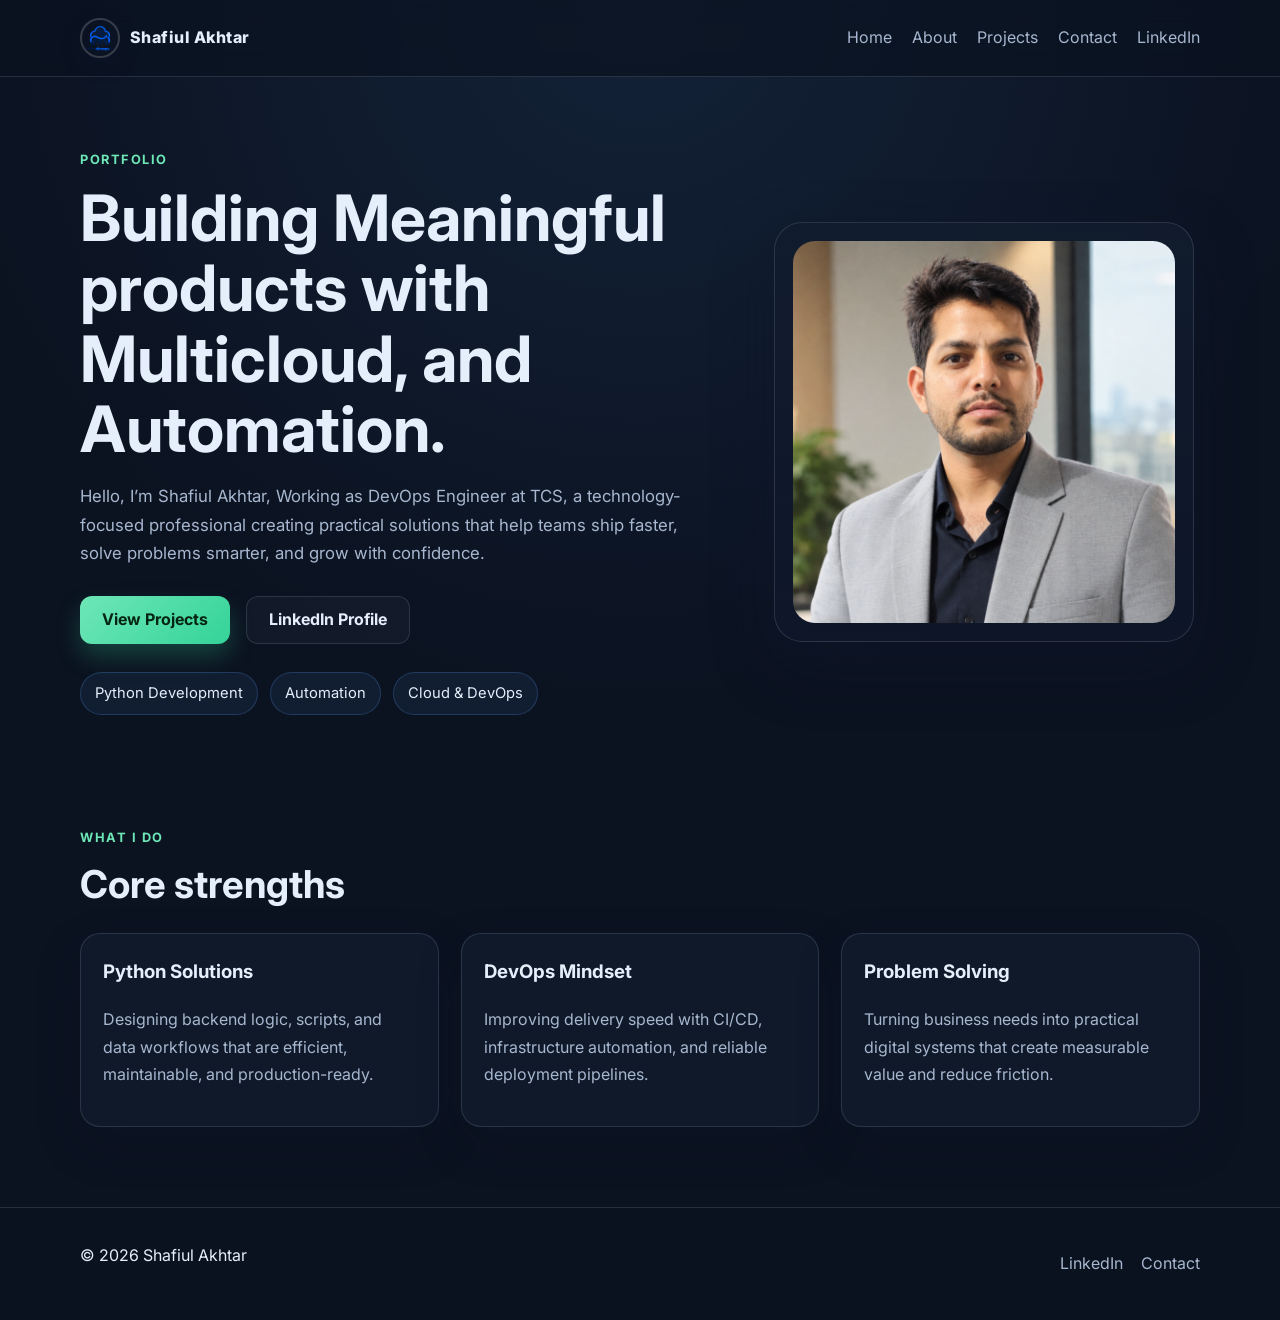
<file: index.html>
<!DOCTYPE html>
<html lang="en">
  <head>
    <meta charset="UTF-8" />
    <meta name="viewport" content="width=device-width, initial-scale=1.0" />
    <title>Home | Shafiul Akhtar</title>
    <meta name="description" content="Portfolio website for Shafiul Akhtar." />
    <link rel="preconnect" href="https://fonts.googleapis.com" />
    <link rel="preconnect" href="https://fonts.gstatic.com" crossorigin />
    <link href="https://fonts.googleapis.com/css2?family=Inter:wght@400;500;600;700;800&display=swap" rel="stylesheet" />
    <link rel="icon" type="image/png" href="static/images/logo.png" />
    <link rel="shortcut icon" type="image/png" href="static/images/logo.png" />
    <link rel="stylesheet" href="static/css/styles.css" />
  </head>
  <body>
    <header class="site-header">
      <div class="container nav-container">
        <a href="index.html" class="brand" aria-label="Shafiul Akhtar home">
          <img src="static/images/logo.png" alt="Shafiul Akhtar logo" class="brand-mark" />
          <span>Shafiul Akhtar</span>
        </a>
        <nav class="main-nav" aria-label="Main navigation">
          <a href="index.html">Home</a>
          <a href="about.html">About</a>
          <a href="projects.html">Projects</a>
          <a href="contact.html">Contact</a>
          <a href="https://www.linkedin.com/in/shafiul-akhtar-9606b3116" target="_blank" rel="noreferrer">LinkedIn</a>
        </nav>
      </div>
    </header>

    <main>
      <section class="hero">
        <div class="container hero-layout">
          <div class="hero-copy">
            <p class="eyebrow">Portfolio</p>
            <h1>Building Meaningful products with Multicloud, and Automation.</h1>
            <p class="intro">
              Hello, I’m Shafiul Akhtar, Working as DevOps Engineer at TCS, a technology-focused professional creating practical solutions that help teams ship faster, solve problems smarter, and grow with confidence.
            </p>
            <div class="cta-row">
              <a class="primary-btn" href="projects.html">View Projects</a>
              <a class="secondary-btn" href="https://www.linkedin.com/in/shafiul-akhtar-9606b3116" target="_blank" rel="noreferrer">LinkedIn Profile</a>
            </div>
            <ul class="highlights">
              <li>Python Development</li>
              <li>Automation</li>
              <li>Cloud &amp; DevOps</li>
            </ul>
          </div>

          <div class="hero-visual">
            <div class="profile-card">
              <img src="static/images/profile_placeholder.png" alt="Shafiul Akhtar profile" class="profile-image" />
            </div>
          </div>
        </div>
      </section>

      <section class="featured section-spacing">
        <div class="container">
          <div class="section-heading">
            <p class="eyebrow">What I do</p>
            <h2>Core strengths</h2>
          </div>
          <div class="feature-grid">
            <article class="feature-card">
              <h3>Python Solutions</h3>
              <p>Designing backend logic, scripts, and data workflows that are efficient, maintainable, and production-ready.</p>
            </article>
            <article class="feature-card">
              <h3>DevOps Mindset</h3>
              <p>Improving delivery speed with CI/CD, infrastructure automation, and reliable deployment pipelines.</p>
            </article>
            <article class="feature-card">
              <h3>Problem Solving</h3>
              <p>Turning business needs into practical digital systems that create measurable value and reduce friction.</p>
            </article>
          </div>
        </div>
      </section>
    </main>

    <footer class="site-footer">
      <div class="container footer-content">
        <p>© 2026 Shafiul Akhtar</p>
        <div class="footer-links">
          <a href="https://www.linkedin.com/in/shafiul-akhtar-9606b3116" target="_blank" rel="noreferrer">LinkedIn</a>
          <a href="contact.html">Contact</a>
        </div>
      </div>
    </footer>
  </body>
</html>
</file>
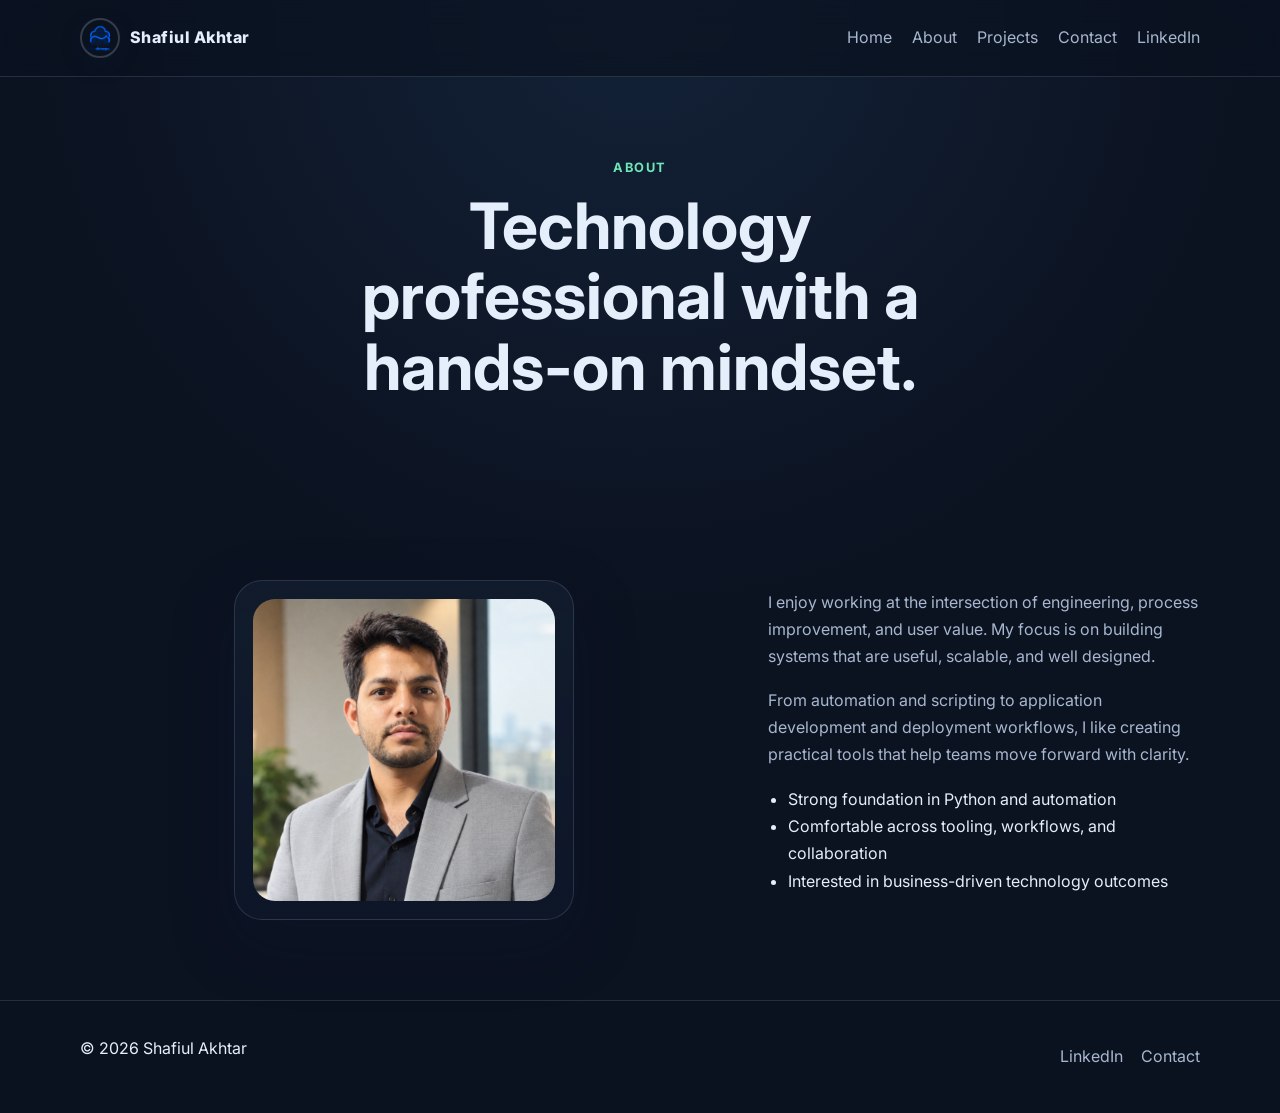
<file: about.html>
<!DOCTYPE html>
<html lang="en">
  <head>
    <meta charset="UTF-8" />
    <meta name="viewport" content="width=device-width, initial-scale=1.0" />
    <title>About | Shafiul Akhtar</title>
    <meta name="description" content="About Shafiul Akhtar." />
    <link rel="preconnect" href="https://fonts.googleapis.com" />
    <link rel="preconnect" href="https://fonts.gstatic.com" crossorigin />
    <link href="https://fonts.googleapis.com/css2?family=Inter:wght@400;500;600;700;800&display=swap" rel="stylesheet" />
    <link rel="icon" type="image/png" href="static/images/logo.png" />
    <link rel="shortcut icon" type="image/png" href="static/images/logo.png" />
    <link rel="stylesheet" href="static/css/styles.css" />
  </head>
  <body>
    <header class="site-header">
      <div class="container nav-container">
        <a href="index.html" class="brand" aria-label="Shafiul Akhtar home">
          <img src="static/images/logo.png" alt="Shafiul Akhtar logo" class="brand-mark" />
          <span>Shafiul Akhtar</span>
        </a>
        <nav class="main-nav" aria-label="Main navigation">
          <a href="index.html">Home</a>
          <a href="about.html">About</a>
          <a href="projects.html">Projects</a>
          <a href="contact.html">Contact</a>
          <a href="https://www.linkedin.com/in/shafiul-akhtar-9606b3116" target="_blank" rel="noreferrer">LinkedIn</a>
        </nav>
      </div>
    </header>

    <main>
      <section class="page-hero section-spacing">
        <div class="container narrow text-center">
          <p class="eyebrow">About</p>
          <h1>Technology professional with a hands-on mindset.</h1>
        </div>
      </section>

      <section class="section-spacing">
        <div class="container about-layout">
          <div class="about-visual">
            <div class="profile-card small-card">
              <img src="static/images/profile_placeholder.png" alt="Shafiul Akhtar portrait" class="profile-image" />
            </div>
          </div>
          <div class="about-copy">
            <p>
              I enjoy working at the intersection of engineering, process improvement, and user value. My focus is on building systems that are useful, scalable, and well designed.
            </p>
            <p>
              From automation and scripting to application development and deployment workflows, I like creating practical tools that help teams move forward with clarity.
            </p>
            <ul class="bullet-list">
              <li>Strong foundation in Python and automation</li>
              <li>Comfortable across tooling, workflows, and collaboration</li>
              <li>Interested in business-driven technology outcomes</li>
            </ul>
          </div>
        </div>
      </section>
    </main>

    <footer class="site-footer">
      <div class="container footer-content">
        <p>© 2026 Shafiul Akhtar</p>
        <div class="footer-links">
          <a href="https://www.linkedin.com/in/shafiul-akhtar-9606b3116" target="_blank" rel="noreferrer">LinkedIn</a>
          <a href="contact.html">Contact</a>
        </div>
      </div>
    </footer>
  </body>
</html>
</file>
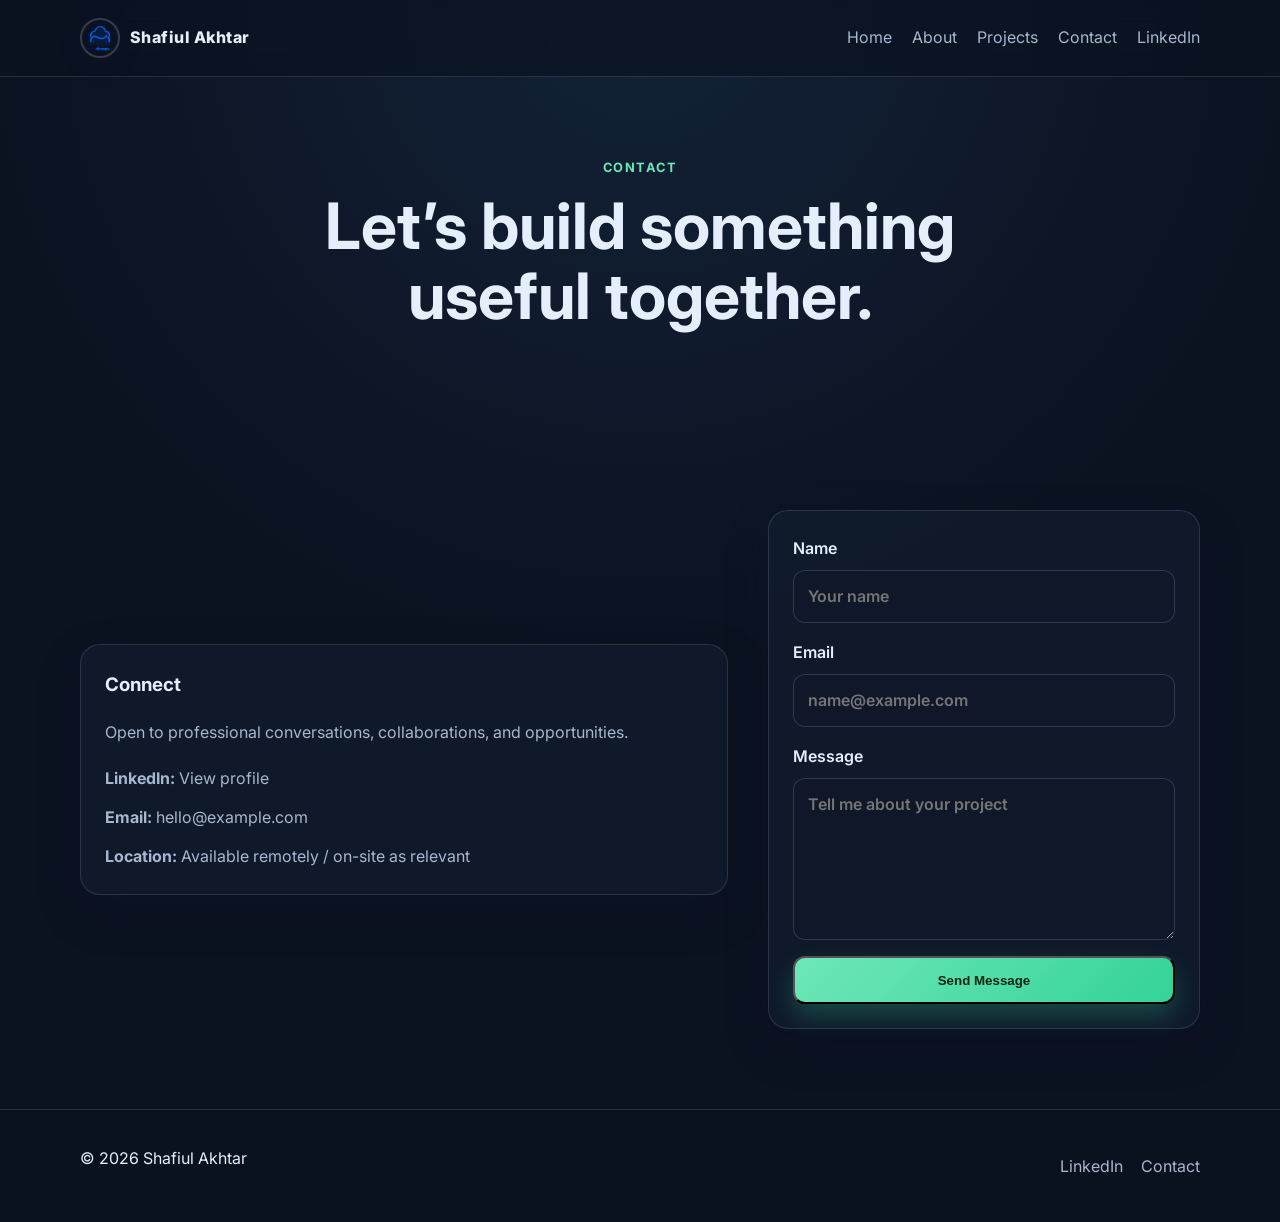
<file: contact.html>
<!DOCTYPE html>
<html lang="en">
  <head>
    <meta charset="UTF-8" />
    <meta name="viewport" content="width=device-width, initial-scale=1.0" />
    <title>Contact | Shafiul Akhtar</title>
    <meta name="description" content="Contact Shafiul Akhtar." />
    <link rel="preconnect" href="https://fonts.googleapis.com" />
    <link rel="preconnect" href="https://fonts.gstatic.com" crossorigin />
    <link href="https://fonts.googleapis.com/css2?family=Inter:wght@400;500;600;700;800&display=swap" rel="stylesheet" />
    <link rel="icon" type="image/png" href="static/images/logo.png" />
    <link rel="shortcut icon" type="image/png" href="static/images/logo.png" />
    <link rel="stylesheet" href="static/css/styles.css" />
  </head>
  <body>
    <header class="site-header">
      <div class="container nav-container">
        <a href="index.html" class="brand" aria-label="Shafiul Akhtar home">
          <img src="static/images/logo.png" alt="Shafiul Akhtar logo" class="brand-mark" />
          <span>Shafiul Akhtar</span>
        </a>
        <nav class="main-nav" aria-label="Main navigation">
          <a href="index.html">Home</a>
          <a href="about.html">About</a>
          <a href="projects.html">Projects</a>
          <a href="contact.html">Contact</a>
          <a href="https://www.linkedin.com/in/shafiul-akhtar-9606b3116" target="_blank" rel="noreferrer">LinkedIn</a>
        </nav>
      </div>
    </header>

    <main>
      <section class="page-hero section-spacing">
        <div class="container narrow text-center">
          <p class="eyebrow">Contact</p>
          <h1>Let’s build something useful together.</h1>
        </div>
      </section>

      <section class="section-spacing">
        <div class="container contact-layout">
          <div class="contact-panel">
            <h3>Connect</h3>
            <p>Open to professional conversations, collaborations, and opportunities.</p>
            <ul class="contact-list">
              <li><strong>LinkedIn:</strong> <a href="https://www.linkedin.com/in/shafiul-akhtar-9606b3116" target="_blank" rel="noreferrer">View profile</a></li>
              <li><strong>Email:</strong> hello@example.com</li>
              <li><strong>Location:</strong> Available remotely / on-site as relevant</li>
            </ul>
          </div>

          <form class="contact-form" action="#" method="post">
            <label>
              Name
              <input type="text" name="name" placeholder="Your name" />
            </label>
            <label>
              Email
              <input type="email" name="email" placeholder="name@example.com" />
            </label>
            <label>
              Message
              <textarea name="message" rows="5" placeholder="Tell me about your project"></textarea>
            </label>
            <button type="submit" class="primary-btn">Send Message</button>
          </form>
        </div>
      </section>
    </main>

    <footer class="site-footer">
      <div class="container footer-content">
        <p>© 2026 Shafiul Akhtar</p>
        <div class="footer-links">
          <a href="https://www.linkedin.com/in/shafiul-akhtar-9606b3116" target="_blank" rel="noreferrer">LinkedIn</a>
          <a href="contact.html">Contact</a>
        </div>
      </div>
    </footer>
  </body>
</html>
</file>
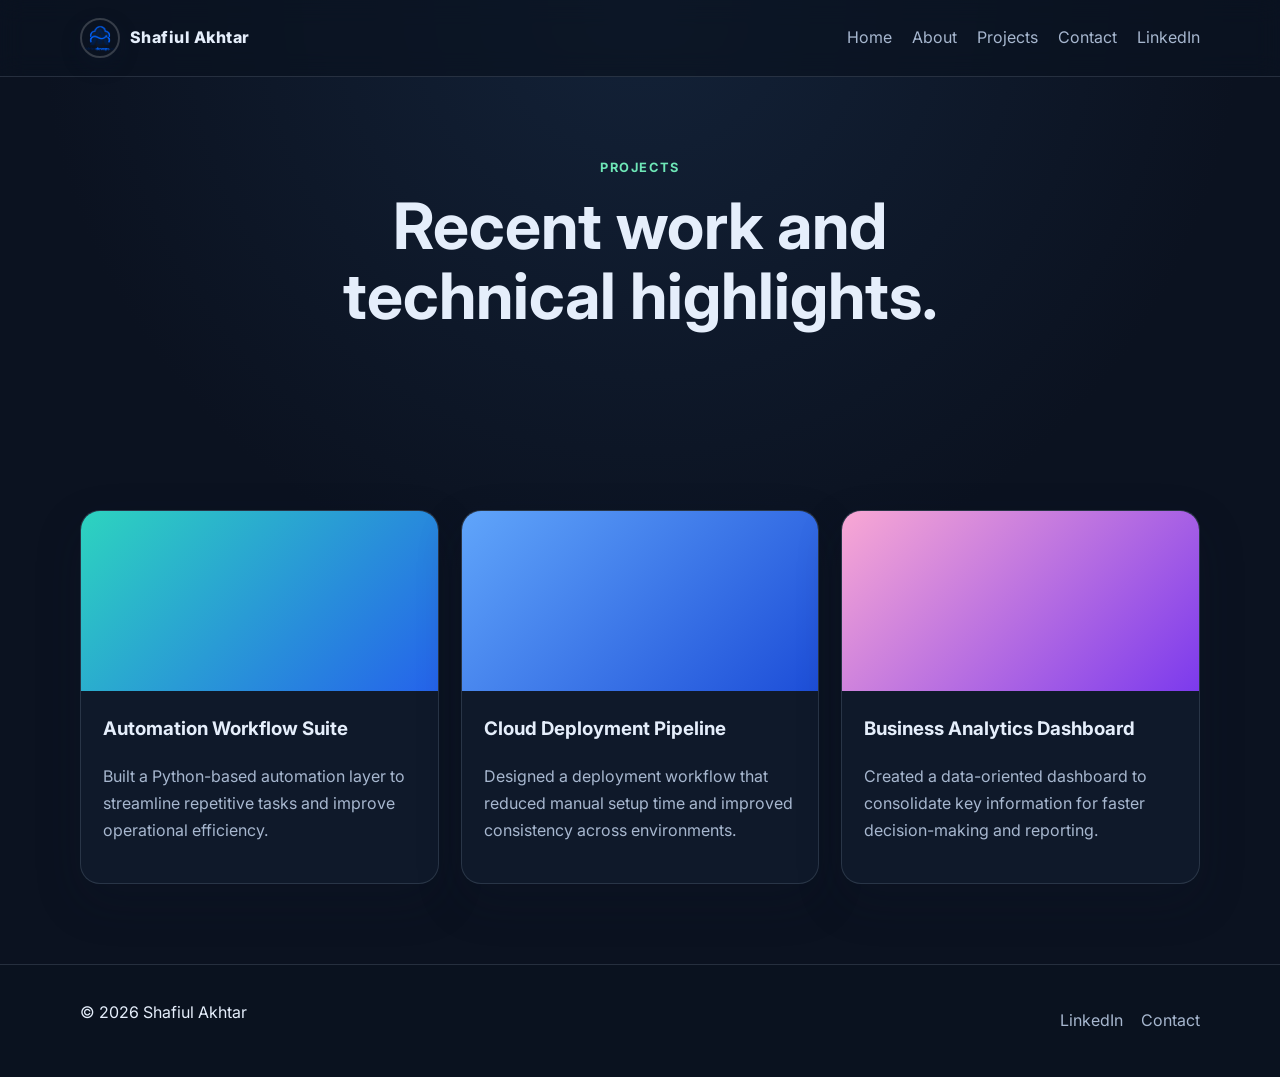
<file: projects.html>
<!DOCTYPE html>
<html lang="en">
  <head>
    <meta charset="UTF-8" />
    <meta name="viewport" content="width=device-width, initial-scale=1.0" />
    <title>Projects | Shafiul Akhtar</title>
    <meta name="description" content="Project portfolio for Shafiul Akhtar." />
    <link rel="preconnect" href="https://fonts.googleapis.com" />
    <link rel="preconnect" href="https://fonts.gstatic.com" crossorigin />
    <link href="https://fonts.googleapis.com/css2?family=Inter:wght@400;500;600;700;800&display=swap" rel="stylesheet" />
    <link rel="icon" type="image/png" href="static/images/logo.png" />
    <link rel="shortcut icon" type="image/png" href="static/images/logo.png" />
    <link rel="stylesheet" href="static/css/styles.css" />
  </head>
  <body>
    <header class="site-header">
      <div class="container nav-container">
        <a href="index.html" class="brand" aria-label="Shafiul Akhtar home">
          <img src="static/images/logo.png" alt="Shafiul Akhtar logo" class="brand-mark" />
          <span>Shafiul Akhtar</span>
        </a>
        <nav class="main-nav" aria-label="Main navigation">
          <a href="index.html">Home</a>
          <a href="about.html">About</a>
          <a href="projects.html">Projects</a>
          <a href="contact.html">Contact</a>
          <a href="https://www.linkedin.com/in/shafiul-akhtar-9606b3116" target="_blank" rel="noreferrer">LinkedIn</a>
        </nav>
      </div>
    </header>

    <main>
      <section class="page-hero section-spacing">
        <div class="container narrow text-center">
          <p class="eyebrow">Projects</p>
          <h1>Recent work and technical highlights.</h1>
        </div>
      </section>

      <section class="section-spacing">
        <div class="container project-grid">
          <article class="project-card">
            <div class="project-thumb thumb-one"></div>
            <div class="project-body">
              <h3><a href='https://github.com/Shafiul-Akhtar/Stopwatch'>Automation Workflow Suite</a></h3>
              <p>Built a Python-based automation layer to streamline repetitive tasks and improve operational efficiency.</p>
            </div>
          </article>

          <article class="project-card">
            <div class="project-thumb thumb-two"></div>
            <div class="project-body">
              <h3>Cloud Deployment Pipeline</h3>
              <p>Designed a deployment workflow that reduced manual setup time and improved consistency across environments.</p>
            </div>
          </article>

          <article class="project-card">
            <div class="project-thumb thumb-three"></div>
            <div class="project-body">
              <h3>Business Analytics Dashboard</h3>
              <p>Created a data-oriented dashboard to consolidate key information for faster decision-making and reporting.</p>
            </div>
          </article>
        </div>
      </section>
    </main>

    <footer class="site-footer">
      <div class="container footer-content">
        <p>© 2026 Shafiul Akhtar</p>
        <div class="footer-links">
          <a href="https://www.linkedin.com/in/shafiul-akhtar-9606b3116" target="_blank" rel="noreferrer">LinkedIn</a>
          <a href="contact.html">Contact</a>
        </div>
      </div>
    </footer>
  </body>
</html>
</file>
<file: static/css/styles.css>
:root {
  --bg: #0b1220;
  --bg-soft: #111c2d;
  --panel: rgba(17, 28, 45, 0.8);
  --panel-border: rgba(148, 163, 184, 0.2);
  --text: #e5eefb;
  --muted: #a7b7cf;
  --primary: #6ee7b7;
  --primary-strong: #34d399;
  --accent: #60a5fa;
  --shadow: rgba(15, 23, 42, 0.45);
}

* {
  box-sizing: border-box;
}

html {
  scroll-behavior: smooth;
}

body {
  margin: 0;
  font-family: "Inter", sans-serif;
  background: radial-gradient(circle at top, #132238 0%, var(--bg) 48%);
  color: var(--text);
  line-height: 1.7;
}

a {
  color: inherit;
  text-decoration: none;
}

img {
  max-width: 100%;
  display: block;
}

.container {
  width: min(1120px, calc(100% - 32px));
  margin: 0 auto;
}

.section-spacing {
  padding: 80px 0;
}

.site-header {
  position: sticky;
  top: 0;
  z-index: 50;
  backdrop-filter: blur(12px);
  background: rgba(11, 18, 32, 0.72);
  border-bottom: 1px solid var(--panel-border);
}

.nav-container,
.footer-content {
  display: flex;
  align-items: center;
  justify-content: space-between;
  gap: 20px;
  min-height: 76px;
}

.brand {
  display: inline-flex;
  align-items: center;
  gap: 10px;
  font-weight: 800;
  letter-spacing: 0.03em;
  color: var(--text);
}

.brand-mark {
  width: 40px;
  height: 40px;
  border-radius: 50%;
  object-fit: cover;
  border: 2px solid rgba(255, 255, 255, 0.18);
  box-shadow: 0 8px 18px rgba(15, 23, 42, 0.35);
}

.main-nav {
  display: flex;
  align-items: center;
  gap: 20px;
  flex-wrap: wrap;
}

.main-nav a,
.footer-links a {
  color: var(--muted);
  transition: color 0.2s ease;
}

.main-nav a:hover,
.footer-links a:hover {
  color: var(--text);
}

.hero {
  padding: 72px 0 32px;
}

.hero-layout,
.about-layout,
.contact-layout {
  display: grid;
  grid-template-columns: 1.2fr 0.8fr;
  gap: 40px;
  align-items: center;
}

.eyebrow {
  margin: 0 0 12px;
  color: var(--primary);
  font-size: 0.8rem;
  font-weight: 700;
  letter-spacing: 0.12em;
  text-transform: uppercase;
}

h1,
h2,
h3,
p {
  margin-top: 0;
}

h1 {
  font-size: clamp(2.2rem, 5vw, 4rem);
  line-height: 1.1;
  margin-bottom: 18px;
}

h2 {
  font-size: clamp(1.8rem, 3vw, 2.6rem);
  line-height: 1.2;
  margin-bottom: 18px;
}

.intro {
  font-size: 1.05rem;
  color: var(--muted);
  max-width: 620px;
}

.cta-row {
  display: flex;
  flex-wrap: wrap;
  gap: 16px;
  margin-top: 28px;
}

.primary-btn,
.secondary-btn {
  display: inline-flex;
  align-items: center;
  justify-content: center;
  min-height: 48px;
  padding: 0 22px;
  border-radius: 12px;
  font-weight: 700;
  transition: transform 0.2s ease, box-shadow 0.2s ease;
}

.primary-btn {
  background: linear-gradient(135deg, var(--primary), var(--primary-strong));
  color: #062510;
  box-shadow: 0 12px 24px rgba(52, 211, 153, 0.25);
}

.secondary-btn {
  border: 1px solid var(--panel-border);
  background: rgba(148, 163, 184, 0.05);
  color: var(--text);
}

.primary-btn:hover,
.secondary-btn:hover {
  transform: translateY(-1px);
}

.highlights {
  list-style: none;
  padding: 0;
  margin: 28px 0 0;
  display: flex;
  flex-wrap: wrap;
  gap: 12px;
}

.highlights li {
  background: rgba(96, 165, 250, 0.08);
  color: var(--text);
  border: 1px solid rgba(96, 165, 250, 0.22);
  border-radius: 999px;
  padding: 8px 14px;
  font-size: 0.92rem;
}

.hero-visual,
.about-visual {
  display: flex;
  justify-content: center;
}

.profile-card {
  width: min(420px, 100%);
  background: linear-gradient(180deg, rgba(17, 28, 45, 0.96), rgba(15, 23, 42, 0.82));
  border: 1px solid var(--panel-border);
  border-radius: 28px;
  padding: 18px;
  box-shadow: 0 24px 60px var(--shadow);
}

.small-card {
  width: min(340px, 100%);
}

.profile-image {
  width: 100%;
  aspect-ratio: 1 / 1;
  object-fit: cover;
  border-radius: 22px;
  background: #1f2f46;
}

.section-heading {
  margin-bottom: 26px;
}

.feature-grid,
.project-grid {
  display: grid;
  grid-template-columns: repeat(3, minmax(0, 1fr));
  gap: 22px;
}

.feature-card,
.project-card,
.contact-panel,
.contact-form {
  background: var(--panel);
  border: 1px solid var(--panel-border);
  border-radius: 20px;
  box-shadow: 0 18px 45px rgba(15, 23, 42, 0.22);
}

.feature-card,
.project-body {
  padding: 22px;
}

.feature-card p,
.project-card p,
.about-copy p,
.contact-panel p,
.contact-list {
  color: var(--muted);
}

.project-card {
  overflow: hidden;
}

.project-thumb {
  height: 180px;
  background-size: cover;
  background-position: center;
}

.thumb-one {
  background: linear-gradient(135deg, #2dd4bf, #2563eb);
}

.thumb-two {
  background: linear-gradient(135deg, #60a5fa, #1d4ed8);
}

.thumb-three {
  background: linear-gradient(135deg, #f9a8d4, #7c3aed);
}

.narrow {
  max-width: 720px;
  margin-inline: auto;
}

.text-center {
  text-align: center;
}

.about-copy {
  max-width: 620px;
}

.bullet-list {
  margin-top: 18px;
  padding-left: 20px;
  color: var(--text);
}

.contact-panel,
.contact-form {
  padding: 24px;
}

.contact-list {
  list-style: none;
  padding: 0;
  margin: 18px 0 0;
  display: grid;
  gap: 12px;
}

.contact-form {
  display: grid;
  gap: 16px;
}

.contact-form label {
  display: grid;
  gap: 8px;
  font-weight: 600;
  color: var(--text);
}

.contact-form input,
.contact-form textarea {
  width: 100%;
  border: 1px solid rgba(148, 163, 184, 0.24);
  border-radius: 12px;
  padding: 12px 14px;
  font: inherit;
  background: rgba(15, 23, 42, 0.6);
  color: var(--text);
}

.site-footer {
  border-top: 1px solid var(--panel-border);
  background: rgba(11, 18, 32, 0.8);
  padding: 18px 0;
}

.footer-links {
  display: flex;
  gap: 18px;
}

@media (max-width: 760px) {
  .hero-layout,
  .about-layout,
  .contact-layout,
  .feature-grid,
  .project-grid {
    grid-template-columns: 1fr;
  }

  .main-nav {
    justify-content: center;
    padding-bottom: 10px;
  }

  .nav-container,
  .footer-content {
    flex-direction: column;
    justify-content: center;
    min-height: auto;
    padding: 14px 0;
  }
}
</file>
